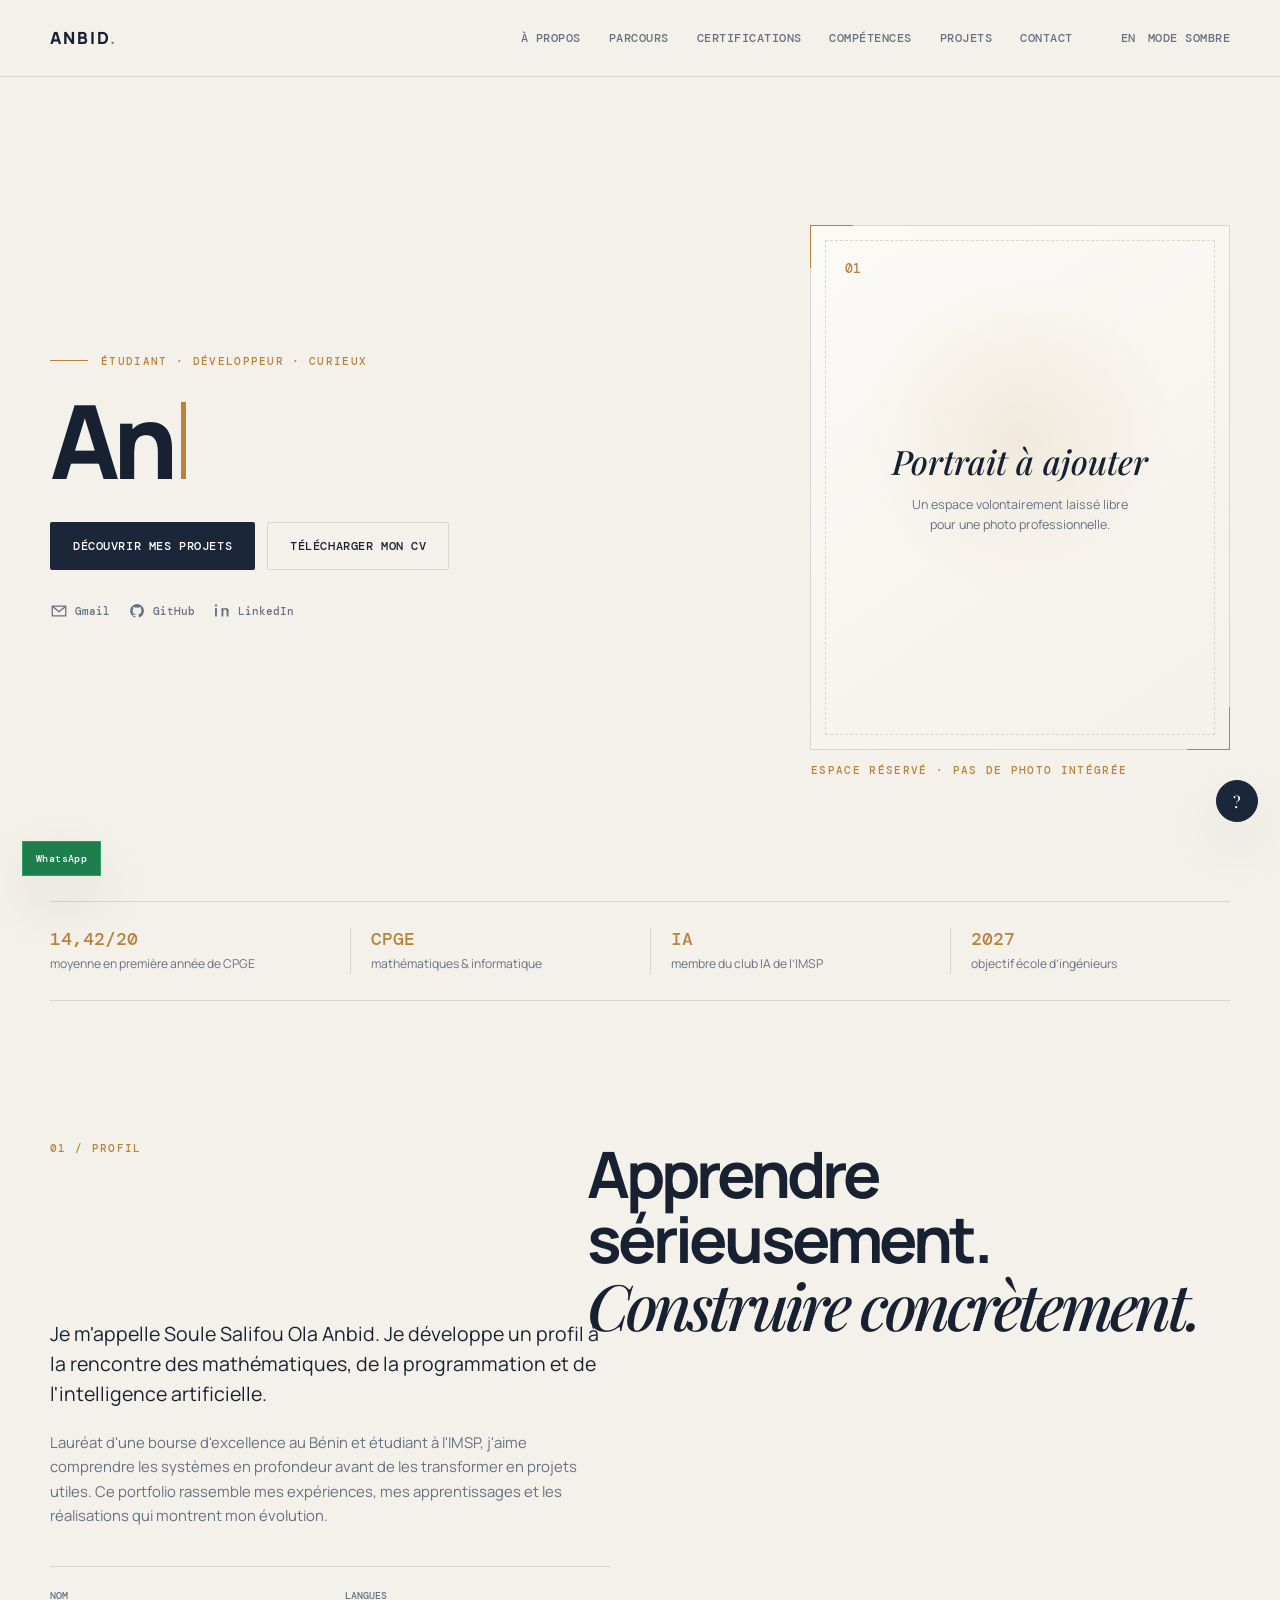
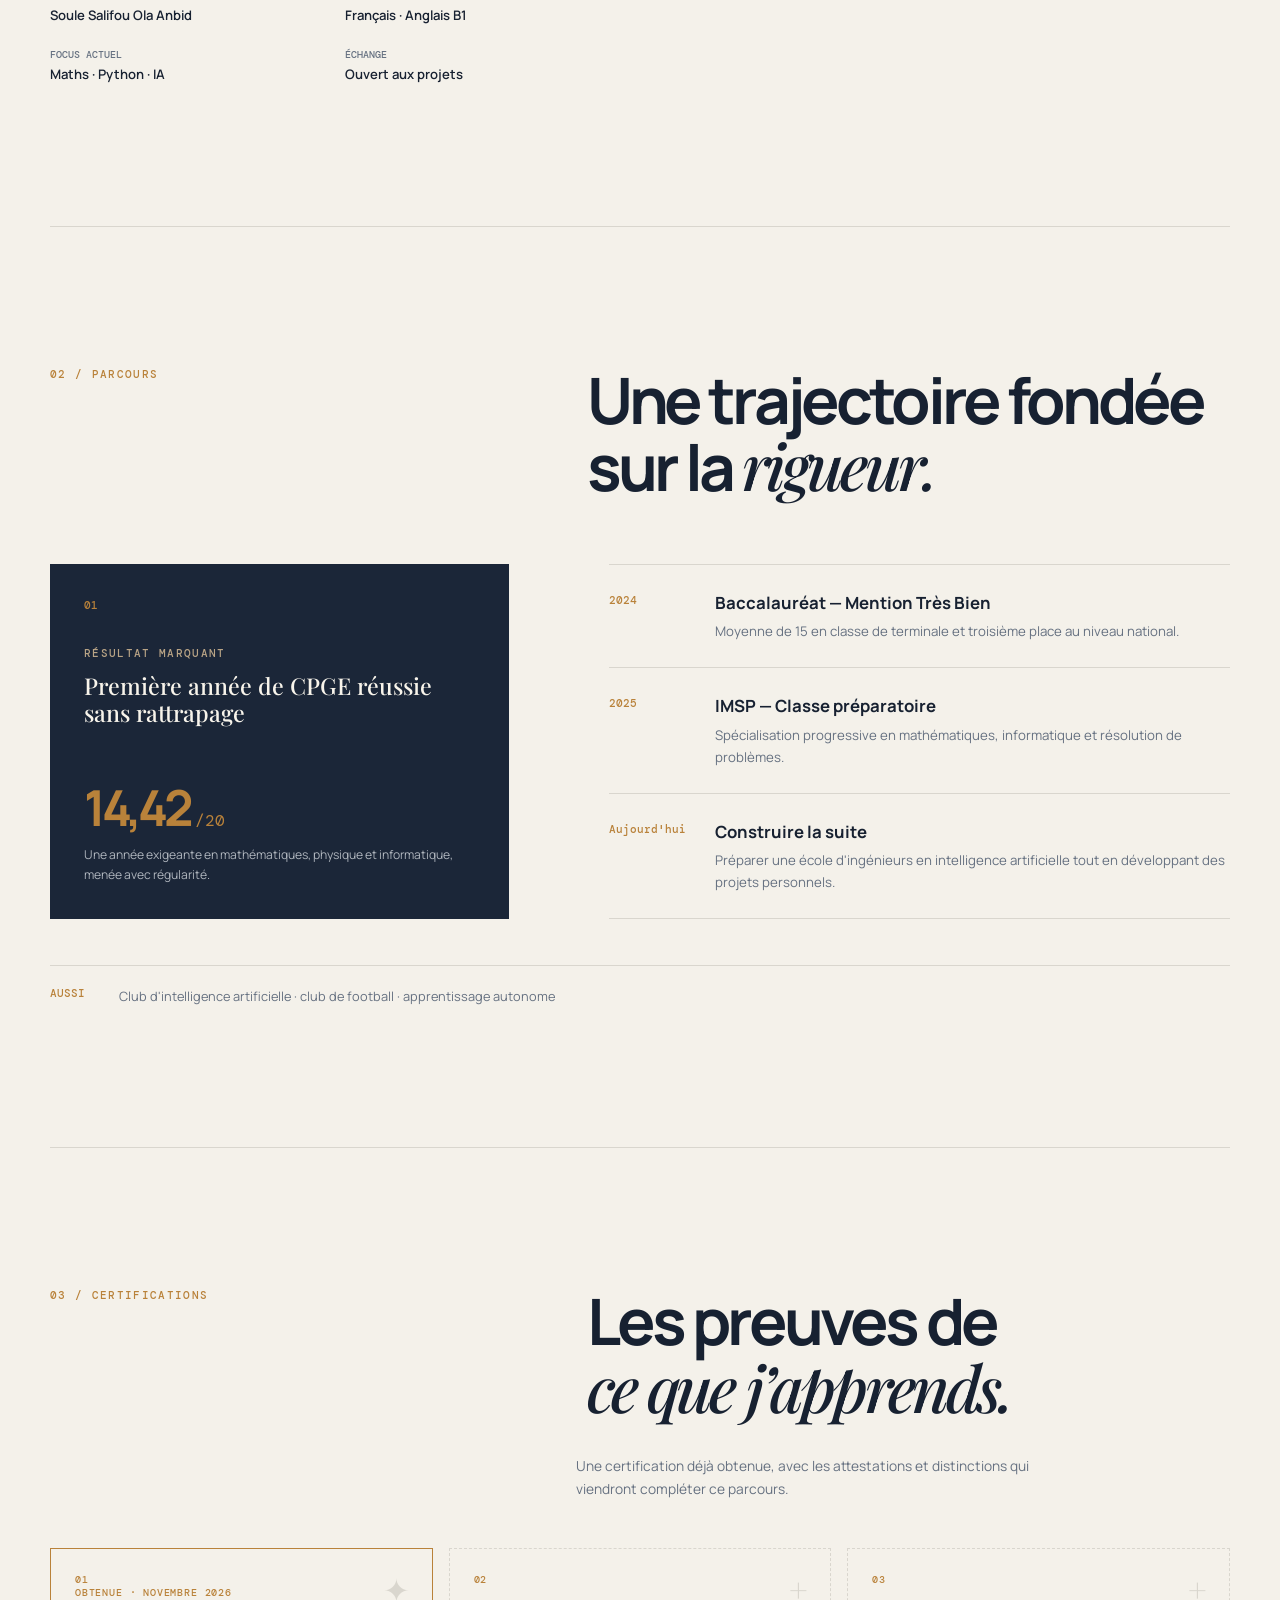
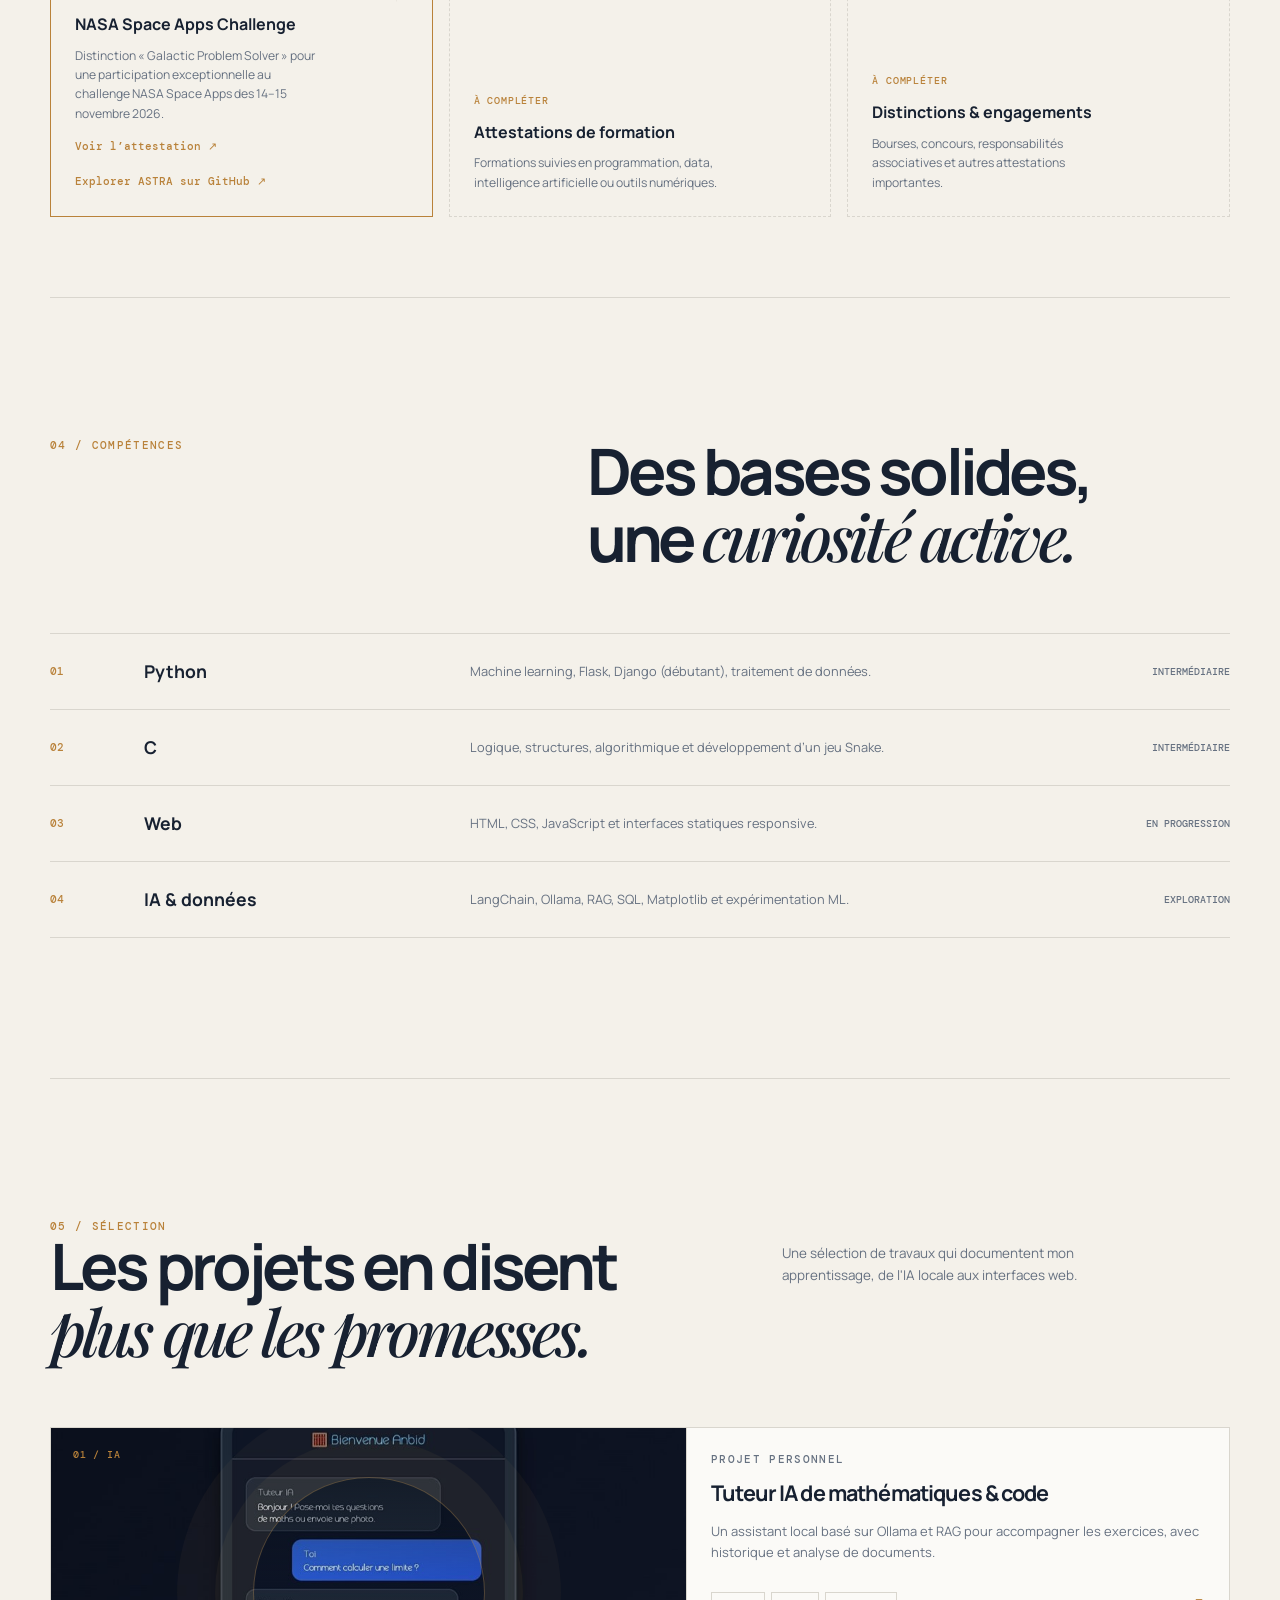
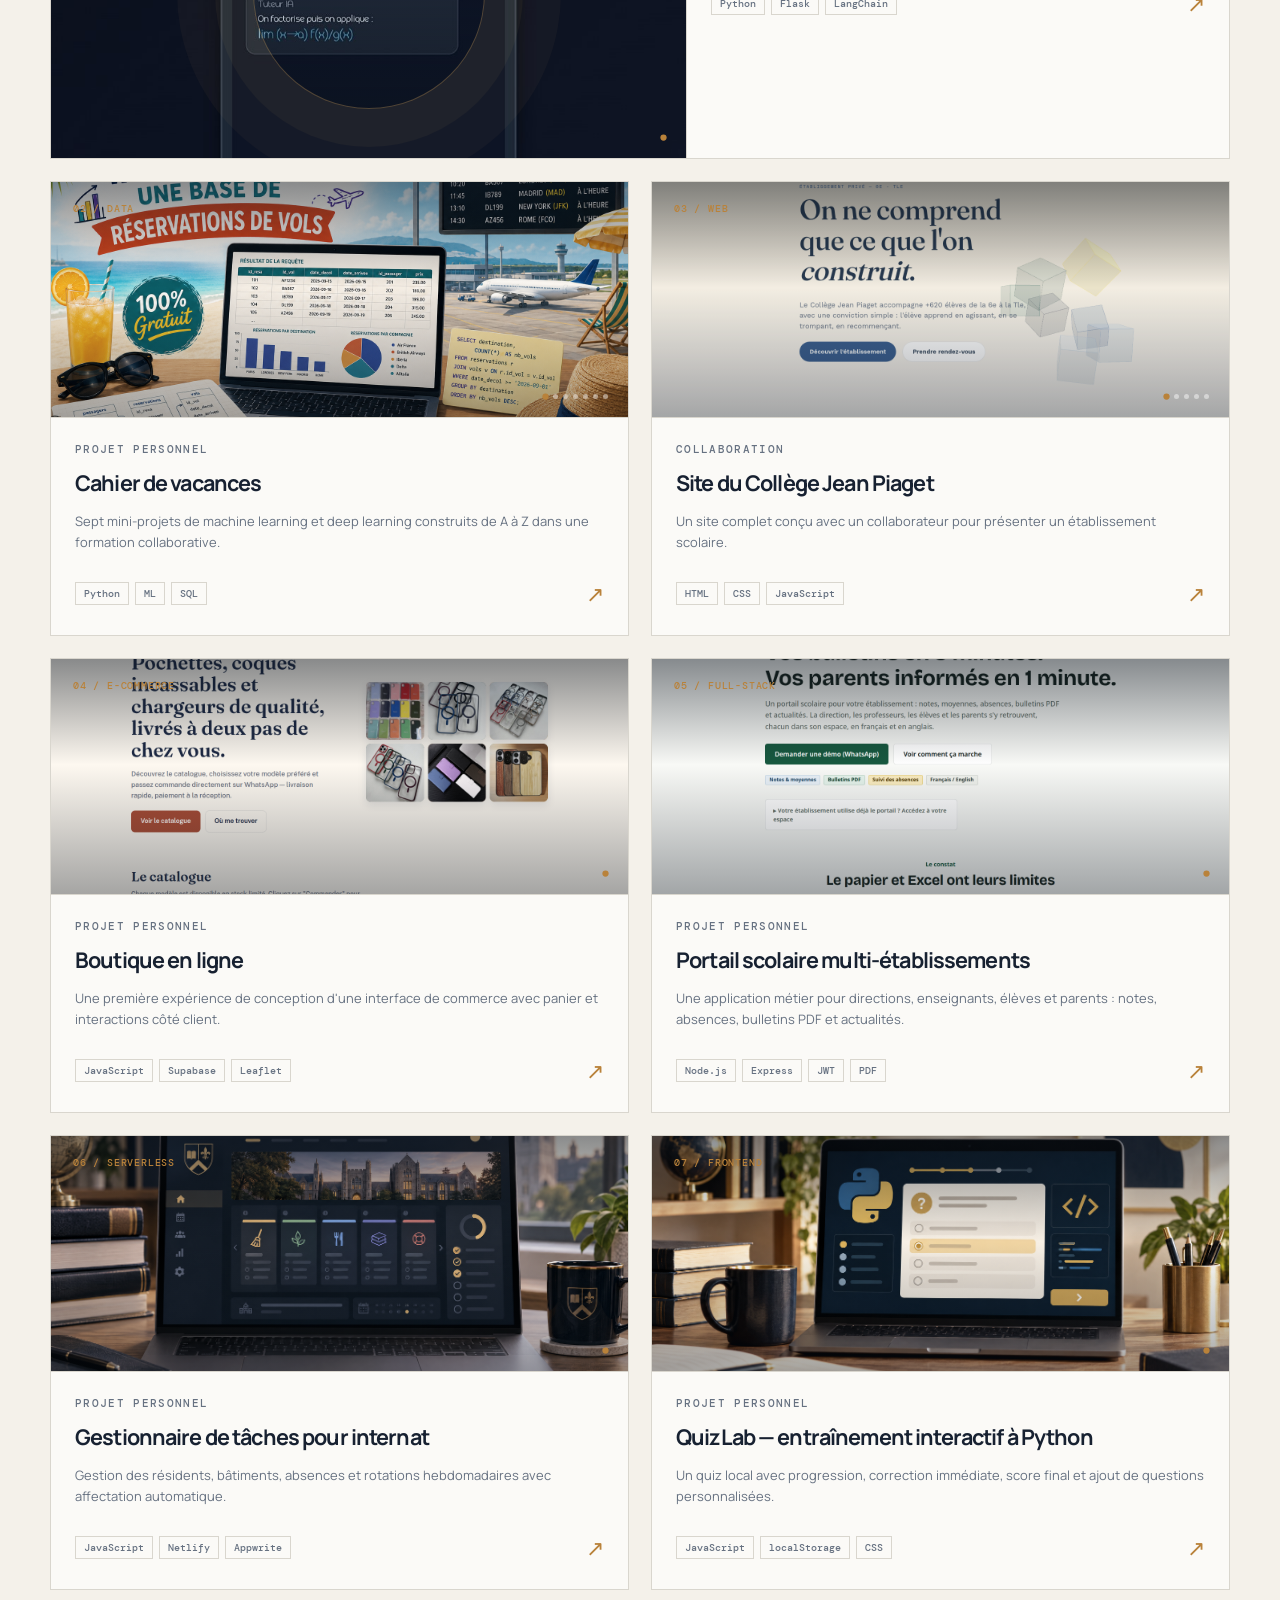
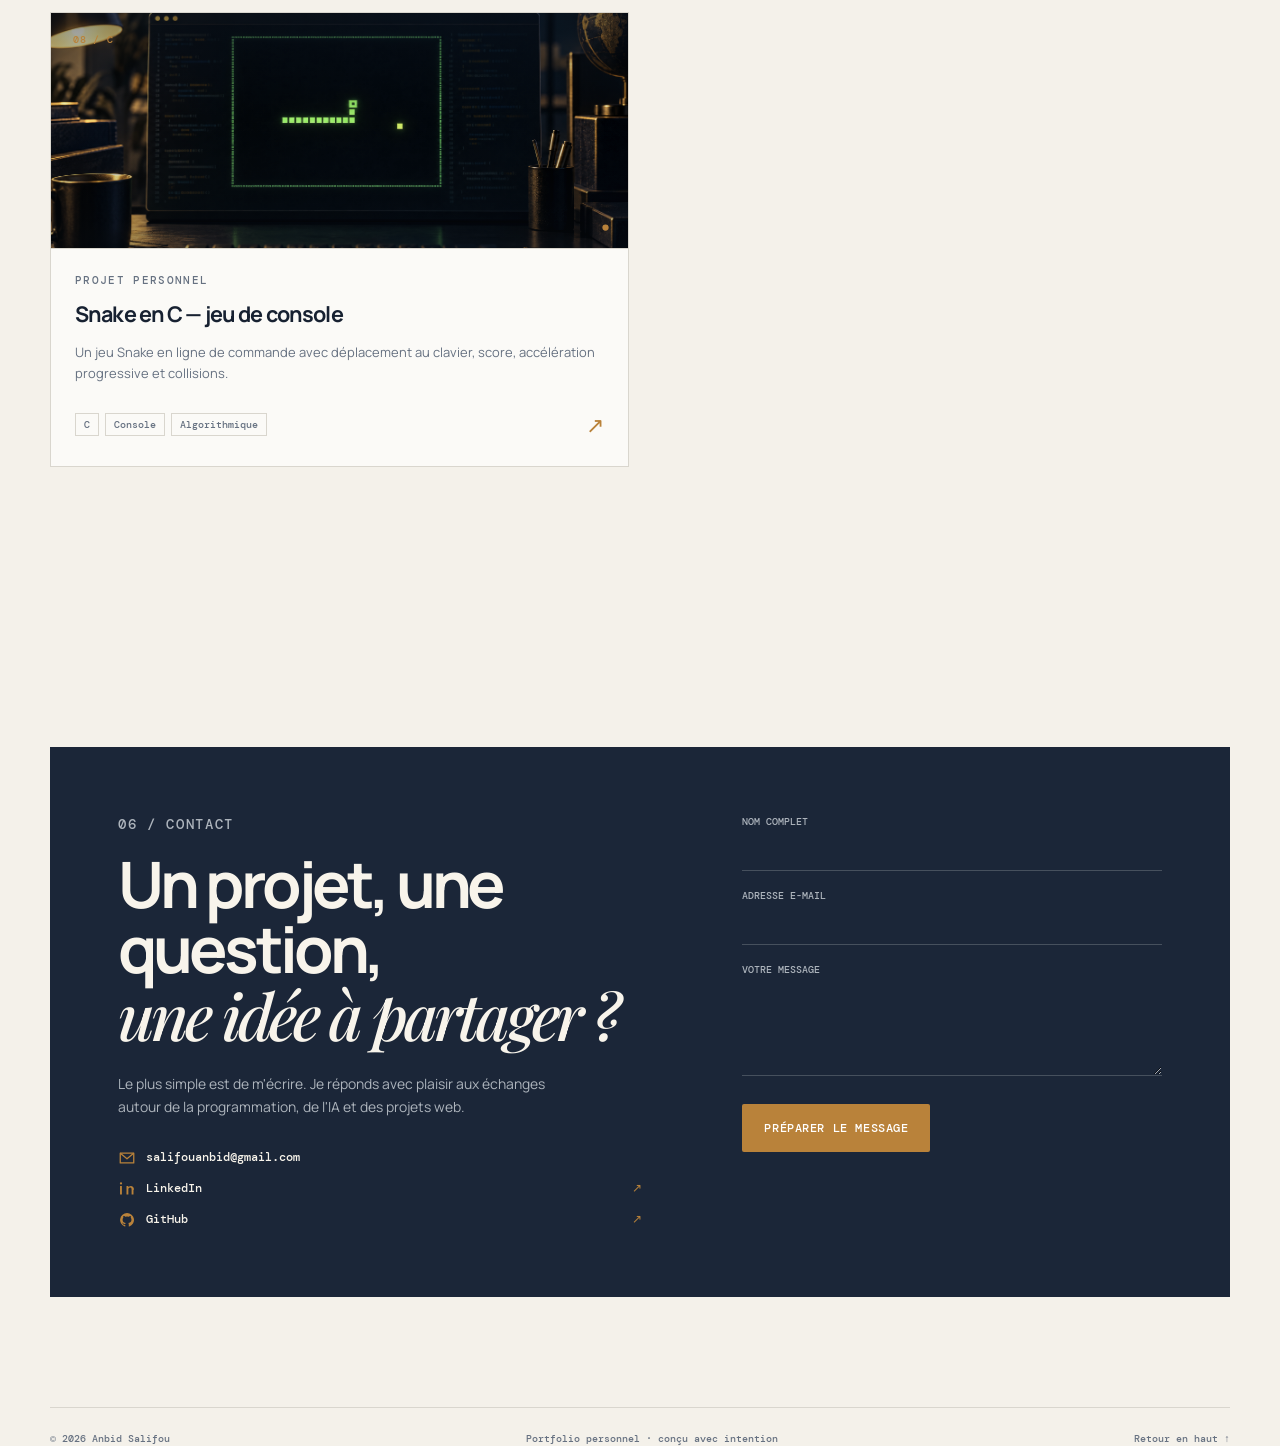
<file: index.html>
<!DOCTYPE html>
<html lang="fr">
<head>
    <meta charset="UTF-8">
    <meta name="viewport" content="width=device-width, initial-scale=1.0">
    <meta name="description" content="Portfolio d'Anbid Salifou : mathématiques, informatique, IA et projets web.">
    <meta name="theme-color" content="#f4f1ea">
    <title>Anbid Salifou — Portfolio</title>
    <link rel="icon" href="data:image/svg+xml,%3Csvg xmlns='http://www.w3.org/2000/svg' viewBox='0 0 64 64'%3E%3Crect width='64' height='64' rx='14' fill='%231b2638'/%3E%3Ctext x='32' y='43' font-family='Arial,sans-serif' font-size='30' font-weight='700' text-anchor='middle' fill='%23d6a85f'%3EAS%3C/text%3E%3C/svg%3E">
    <link rel="stylesheet" href="style.css">
</head>
<body>
    <header class="site-header">
        <nav class="nav-shell" aria-label="Navigation principale">
            <a class="wordmark" href="#home" aria-label="Anbid Salifou — accueil">ANBID<span>.</span></a>
            <button class="menu-toggle" id="menu-toggle" aria-label="Ouvrir le menu" aria-expanded="false"><span></span><span></span></button>
            <div class="nav-panel" id="nav-panel">
                <a href="#about" data-i18n="nav_about">À propos</a>
                <a href="#journey" data-i18n="nav_journey">Parcours</a>
                <a href="#credentials" data-i18n="nav_credentials">Certifications</a>
                <a href="#skills" data-i18n="nav_skills">Compétences</a>
                <a href="#projects" data-i18n="nav_projects">Projets</a>
                <a href="#contact" data-i18n="nav_contact">Contact</a>
            </div>
            <div class="nav-tools">
                <button class="text-control" id="lang-toggle" type="button" title="Changer de langue">EN</button>
                <button class="text-control" id="theme-toggle" type="button" data-i18n="theme_light">Mode clair</button>
            </div>
        </nav>
    </header>

    <main>
        <section class="hero" id="home">
            <div class="hero-copy">
                <p class="eyebrow"><span class="eyebrow-line"></span><span data-i18n="hero_eyebrow">Étudiant · développeur · curieux</span></p>
                <h1><span id="typewriter-title">Anbid Salifou</span><span class="type-cursor" aria-hidden="true"></span></h1>
                <p class="hero-lede" id="typewriter-text">Étudiant en classe préparatoire à l'IMSP, je construis des projets en C, Python, web et je suis passionné d'intelligence artificielle.</p>
                <div class="hero-actions">
                    <a class="button button-dark" href="#projects" data-i18n="hero_projects">Découvrir mes projets</a>
                    <a class="button button-outline" href="CV%26certifications/Cv2-1.pdf" download data-i18n="hero_cv">Télécharger mon CV</a>
                </div>
                <div class="hero-meta social-links" aria-label="Liens de contact et réseaux sociaux">
                    <a class="social-link" href="mailto:salifouanbid@gmail.com" aria-label="Envoyer un e-mail à Anbid"><span class="social-icon icon-mail" aria-hidden="true"><svg viewBox="0 0 24 24"><path d="M3 5.5h18v13H3z"/><path d="m3.5 6 8.5 7 8.5-7"/></svg></span><span>Gmail</span></a>
                    <a class="social-link" href="https://github.com/salifouanbid" target="_blank" rel="noopener" aria-label="GitHub d’Anbid"><span class="social-icon icon-github" aria-hidden="true"><svg viewBox="0 0 24 24"><path d="M12 2.8a9.2 9.2 0 0 0-2.9 17.93c.46.08.63-.2.63-.44v-1.7c-2.57.56-3.11-1.09-3.11-1.09-.42-1.08-1.03-1.37-1.03-1.37-.84-.58.06-.57.06-.57.93.07 1.42.96 1.42.96.83 1.42 2.18 1.01 2.71.77.08-.6.32-1.01.59-1.24-2.05-.23-4.2-1.02-4.2-4.55 0-1.01.36-1.83.96-2.48-.1-.23-.42-1.17.09-2.44 0 0 .78-.25 2.53.95a8.74 8.74 0 0 1 4.61 0c1.75-1.2 2.53-.95 2.53-.95.51 1.27.19 2.21.09 2.44.6.65.96 1.47.96 2.48 0 3.54-2.16 4.32-4.21 4.55.33.29.63.85.63 1.72v2.52c0 .24.17.52.64.44A9.2 9.2 0 0 0 12 2.8Z"/></svg></span><span>GitHub</span></a>
                    <a class="social-link" href="https://www.linkedin.com/in/anbid-salifou-656780379/" target="_blank" rel="noopener" aria-label="LinkedIn d’Anbid"><span class="social-icon icon-linkedin" aria-hidden="true"><svg viewBox="0 0 24 24"><path d="M5.2 8.1H2.7v11.2h2.5V8.1ZM4 3.1a1.5 1.5 0 1 0 0 3 1.5 1.5 0 0 0 0-3ZM21.3 12.9c0-3.37-1.8-4.94-4.2-4.94-1.94 0-2.8 1.07-3.28 1.82V8.1h-2.5v11.2h2.5v-6.15c0-1.62.3-3.19 2.31-3.19 1.98 0 2.01 1.85 2.01 3.3v6.04h2.5v-6.4Z"/></svg></span><span>LinkedIn</span></a>
                </div>
            </div>
            <div class="portrait-slot" aria-label="Emplacement réservé pour une future photo">
                <div class="portrait-inner">
                    <span class="portrait-number">01</span>
                    <span class="portrait-label" data-i18n="portrait_placeholder">Portrait à ajouter</span>
                    <span class="portrait-note" data-i18n="portrait_note">Un espace volontairement laissé libre pour une photo professionnelle.</span>
                </div>
                <span class="portrait-caption" data-i18n="portrait_caption">Espace réservé · pas de photo intégrée</span>
            </div>
        </section>

        <section class="proof-bar" aria-label="Points forts">
            <div><strong>14,42/20</strong><span data-i18n="proof_average">moyenne en première année de CPGE</span></div>
            <div><strong>CPGE</strong><span data-i18n="proof_studies">mathématiques & informatique</span></div>
            <div><strong>IA</strong><span data-i18n="proof_club">membre du club IA de l'IMSP</span></div>
            <div><strong>2027</strong><span data-i18n="proof_goal">objectif école d'ingénieurs</span></div>
        </section>

        <section class="section about-section" id="about">
            <div class="section-intro"><p class="section-kicker">01 / <span data-i18n="about_kicker">Profil</span></p><h2 data-i18n="about_title">Apprendre sérieusement.<br><em>Construire concrètement.</em></h2></div>
            <div class="about-content">
                <p class="lead" data-i18n="about_lead">Je m'appelle Soule Salifou Ola Anbid. Je développe un profil à la rencontre des mathématiques, de la programmation et de l'intelligence artificielle.</p>
                <p data-i18n="about_text">Lauréat d'une bourse d'excellence au Bénin et étudiant à l'IMSP, j'aime comprendre les systèmes en profondeur avant de les transformer en projets utiles. Ce portfolio rassemble mes expériences, mes apprentissages et les réalisations qui montrent mon évolution.</p>
                <div class="about-details">
                    <div><span data-i18n="detail_name_label">Nom</span><strong>Soule Salifou Ola Anbid</strong></div>
                    <div><span data-i18n="detail_languages_label">Langues</span><strong data-i18n="detail_languages">Français · Anglais B1</strong></div>
                    <div><span data-i18n="detail_focus_label">Focus actuel</span><strong data-i18n="detail_focus">Maths · C · Python · IA</strong></div>
                    <div><span data-i18n="detail_availability_label">Échange</span><strong data-i18n="detail_availability">Ouvert aux projets</strong></div>
                </div>
            </div>
        </section>

        <section class="section journey-section" id="journey">
            <div class="section-heading"><p class="section-kicker">02 / <span data-i18n="journey_kicker">Parcours</span></p><h2 data-i18n="journey_title">Une trajectoire fondée<br>sur la <em>rigueur.</em></h2></div>
            <div class="journey-layout">
                <div class="achievement-card"><span class="card-index">01</span><p class="card-label" data-i18n="achievement_label">Résultat marquant</p><h3 data-i18n="achievement_title">Première année de CPGE réussie sans rattrapage</h3><strong>14,42<span>/20</span></strong><p data-i18n="achievement_text">Une année exigeante en mathématiques, physique et informatique, menée avec régularité.</p></div>
                <div class="timeline">
                    <article><span>2024</span><div><h3 data-i18n="timeline_bac_title">Baccalauréat — Mention Très Bien</h3><p data-i18n="timeline_bac_text">Moyenne de 15 en classe de terminale et troisième place au niveau national.</p></div></article>
                    <article><span>2025</span><div><h3 data-i18n="timeline_cpge_title">IMSP — Classe préparatoire</h3><p data-i18n="timeline_cpge_text">Spécialisation progressive en mathématiques, informatique et résolution de problèmes.</p></div></article>
                    <article><span data-i18n="timeline_now_date">Aujourd'hui</span><div><h3 data-i18n="timeline_now_title">Construire la suite</h3><p data-i18n="timeline_now_text">Préparer une école d'ingénieurs en intelligence artificielle tout en développant des projets personnels.</p></div></article>
                </div>
            </div>
            <div class="engagements"><span data-i18n="engagements_label">Aussi</span><p data-i18n="engagements_text">Club d'intelligence artificielle · club de football · apprentissage autonome</p></div>
        </section>

        <section class="section credentials-section" id="credentials">
            <div class="section-heading"><p class="section-kicker">03 / <span data-i18n="credentials_kicker">Certifications</span></p><h2 data-i18n="credentials_title">Les preuves de<br><em>ce que j'apprends.</em></h2></div>
            <p class="credentials-intro" data-i18n="credentials_intro">Une certification déjà obtenue, avec les attestations et distinctions qui viendront compléter ce parcours.</p>
            <div class="credentials-grid">
                <article class="credential-card credential-card-active"><span class="credential-index">01</span><div><p class="credential-status" data-i18n="credential_nasa_status">Obtenue · novembre 2026</p><h3 data-i18n="credential_nasa_title">NASA Space Apps Challenge</h3><p data-i18n="credential_nasa_text">Distinction « Galactic Problem Solver » pour une participation exceptionnelle au challenge NASA Space Apps des 14–15 novembre 2026.</p><a class="credential-link" href="CV%26certifications/NASA%20Space%20Apps%20Challenge.pdf" target="_blank" rel="noopener" data-i18n="credential_nasa_link">Voir l’attestation ↗</a><a class="credential-link credential-link-secondary" href="https://github.com/salifouanbid/nasa-space-challenge-2026" target="_blank" rel="noopener" data-i18n="credential_nasa_project">Explorer ASTRA sur GitHub ↗</a></div><span class="credential-mark">✦</span></article>
                <article class="credential-card"><span class="credential-index">02</span><div><p class="credential-status" data-i18n="credential_to_add">À compléter</p><h3 data-i18n="credential_training_title">Attestations de formation</h3><p data-i18n="credential_training_text">Formations suivies en programmation, data, intelligence artificielle ou outils numériques.</p></div><span class="credential-mark">+</span></article>
                <article class="credential-card"><span class="credential-index">03</span><div><p class="credential-status" data-i18n="credential_to_add">À compléter</p><h3 data-i18n="credential_awards_title">Distinctions & engagements</h3><p data-i18n="credential_awards_text">Bourses, concours, responsabilités associatives et autres attestations importantes.</p></div><span class="credential-mark">+</span></article>
            </div>
        </section>

        <section class="section skills-section" id="skills">
            <div class="section-heading"><p class="section-kicker">04 / <span data-i18n="skills_kicker">Compétences</span></p><h2 data-i18n="skills_title">Des bases solides,<br>une <em>curiosité active.</em></h2></div>
            <div class="skills-list">
                <article class="skill-row"><span class="skill-number">01</span><h3>Python</h3><p data-i18n="skill_python">Machine learning, Flask, Django (débutant), traitement de données.</p><span class="skill-level" data-i18n="level_intermediate">Intermédiaire</span></article>
                <article class="skill-row"><span class="skill-number">02</span><h3>C</h3><p data-i18n="skill_c">Logique, structures, algorithmique et développement d'un jeu Snake.</p><span class="skill-level" data-i18n="level_intermediate">Intermédiaire</span></article>
                <article class="skill-row"><span class="skill-number">03</span><h3>Web</h3><p data-i18n="skill_web">HTML, CSS, JavaScript et interfaces statiques responsive.</p><span class="skill-level" data-i18n="level_learning">En progression</span></article>
                <article class="skill-row"><span class="skill-number">04</span><h3>IA & données</h3><p data-i18n="skill_ai">LangChain, Ollama, RAG, SQL, Matplotlib et expérimentation ML.</p><span class="skill-level" data-i18n="level_exploring">Exploration</span></article>
            </div>
        </section>

        <section class="section projects-section" id="projects">
            <div class="section-heading projects-heading"><div><p class="section-kicker">05 / <span data-i18n="projects_kicker">Sélection</span></p><h2 data-i18n="projects_title">Les projets en disent<br><em>plus que les promesses.</em></h2></div><p class="heading-note" data-i18n="projects_note">Une sélection de travaux qui documentent mon apprentissage, de l'IA locale aux interfaces web.</p></div>
            <div class="projects-grid">
                <article class="project-card project-card-featured"><div class="project-visual project-slideshow visual-ai" data-slideshow><div class="project-slides"><img class="project-slide is-active" src="images/tuteur-ia.jpg" alt="Capture du tuteur IA de mathématiques" loading="lazy"></div><div class="slide-dots" aria-hidden="true"></div><span class="project-category">01 / IA</span></div><div class="project-body"><p class="project-type" data-i18n="project_build">Projet personnel</p><h3 data-i18n="project_ai_title">Tuteur IA de mathématiques & code</h3><p data-i18n="project_ai_text">Un assistant local basé sur Ollama et RAG pour accompagner les exercices, avec historique et analyse de documents.</p><div class="project-footer"><div class="tags"><span>Python</span><span>Flask</span><span>LangChain</span></div><a href="https://github.com/salifouanbid/Math-agent" target="_blank" rel="noopener" aria-label="Math-agent sur GitHub">↗</a></div></div></article>
                <article class="project-card"><div class="project-visual project-slideshow visual-notebook" data-slideshow><div class="project-slides"><img class="project-slide is-active" src="images/image.png" alt="Projet data : interrogations de réservations de vols" loading="lazy"><img class="project-slide" src="images/image-1.png" alt="Projet data : Coupe du monde 2026" loading="lazy"><img class="project-slide" src="images/image-2.png" alt="Projet data : Tour de France 2027" loading="lazy"><img class="project-slide" src="images/image-3.png" alt="Projet data : RAG immobilier" loading="lazy"><img class="project-slide" src="images/image-4.png" alt="Projet data : classification de poissons exotiques" loading="lazy"><img class="project-slide" src="images/image-5.png" alt="Projet data : agent de voyage" loading="lazy"><img class="project-slide" src="images/imae_6.png" alt="Projet data : prédire la consommation de glace" loading="lazy"></div><div class="slide-dots" aria-hidden="true"></div><span class="project-category">02 / DATA</span></div><div class="project-body"><p class="project-type" data-i18n="project_build">Projet personnel</p><h3 data-i18n="project_ml_title">Cahier de vacances</h3><p data-i18n="project_ml_text">Sept mini-projets de machine learning et deep learning construits de A à Z dans une formation collaborative.</p><div class="project-footer"><div class="tags"><span>Python</span><span>ML</span><span>SQL</span></div><a href="https://github.com/salifouanbid/Cahier-Vacances-2026" target="_blank" rel="noopener" aria-label="Cahier de vacances sur GitHub">↗</a></div></div></article>
                <article class="project-card"><div class="project-visual project-slideshow visual-school" data-slideshow><div class="project-slides"><img class="project-slide is-active" src="images/generated-site-captures/school.png" alt="Capture du site du Collège Jean Piaget" loading="lazy"><img class="project-slide" src="images/jp-im-1.jpg" alt="Accueil du site Jean Piaget" loading="lazy"><img class="project-slide" src="images/jp-im-2.jpg" alt="Tableau de bord administrateur Jean Piaget" loading="lazy"><img class="project-slide" src="images/jp-im-3.jpg" alt="Justificatifs d’absences Jean Piaget" loading="lazy"><img class="project-slide" src="images/jp-im-4.jpg" alt="Gestion des comptes Jean Piaget" loading="lazy"></div><div class="slide-dots" aria-hidden="true"></div><span class="project-category">03 / WEB</span></div><div class="project-body"><p class="project-type" data-i18n="project_collab">Collaboration</p><h3 data-i18n="project_school_title">Site du Collège Jean Piaget</h3><p data-i18n="project_school_text">Un site complet conçu avec un collaborateur pour présenter un établissement scolaire.</p><div class="project-footer"><div class="tags"><span>HTML</span><span>CSS</span><span>JavaScript</span></div><a href="https://github.com/salifouanbid/Site-JeanPiaget" target="_blank" rel="noopener" aria-label="Site Jean Piaget sur GitHub">↗</a></div></div></article>
                <article class="project-card"><div class="project-visual project-slideshow visual-shop" data-slideshow><div class="project-slides"><img class="project-slide is-active" src="images/generated-site-captures/shop.png" alt="Capture de la boutique en ligne" loading="lazy"></div><div class="slide-dots" aria-hidden="true"></div><span class="project-category">04 / E-COMMERCE</span></div><div class="project-body"><p class="project-type" data-i18n="project_build">Projet personnel</p><h3 data-i18n="project_shop_title">Boutique en ligne</h3><p data-i18n="project_shop_text">Une interface de commerce avec catalogue, commandes WhatsApp et suivi de livraison.</p><div class="project-footer"><div class="tags"><span>JavaScript</span><span>Supabase</span><span>Leaflet</span></div><a href="https://github.com/salifouanbid/Boutique_de_ventes_en_ligne" target="_blank" rel="noopener" aria-label="Boutique en ligne sur GitHub">↗</a></div></div></article>
                <article class="project-card"><div class="project-visual project-slideshow visual-portal" data-slideshow><div class="project-slides"><img class="project-slide is-active" src="images/generated-site-captures/portal.png" alt="Capture du portail scolaire multi-établissements" loading="lazy"></div><div class="slide-dots" aria-hidden="true"></div><span class="project-category">05 / FULL-STACK</span></div><div class="project-body"><p class="project-type" data-i18n="project_build">Projet personnel</p><h3 data-i18n="project_portal_title">Portail scolaire multi-établissements</h3><p data-i18n="project_portal_text">Une application métier pour directions, enseignants, élèves et parents : notes, absences, bulletins PDF et actualités.</p><div class="project-footer"><div class="tags"><span>Node.js</span><span>Express</span><span>JWT</span><span>PDF</span></div><a href="https://github.com/salifouanbid/Portail_Scolaire" target="_blank" rel="noopener" aria-label="Portail scolaire sur GitHub">↗</a></div></div></article>
                <article class="project-card"><div class="project-visual project-slideshow visual-tasks" data-slideshow><div class="project-slides"><img class="project-slide is-active" src="images/generated-projects/internat-tasks.jpg" alt="Visuel du gestionnaire de tâches pour internat" loading="lazy"></div><div class="slide-dots" aria-hidden="true"></div><span class="project-category">06 / SERVERLESS</span></div><div class="project-body"><p class="project-type" data-i18n="project_build">Projet personnel</p><h3 data-i18n="project_tasks_title">Gestionnaire de tâches pour internat</h3><p data-i18n="project_tasks_text">Gestion des résidents, bâtiments, absences et rotations hebdomadaires avec affectation automatique.</p><div class="project-footer"><div class="tags"><span>JavaScript</span><span>Netlify</span><span>Appwrite</span></div><a href="https://github.com/salifouanbid/App-gestion" target="_blank" rel="noopener" aria-label="Application de gestion sur GitHub">↗</a></div></div></article>
                <article class="project-card"><div class="project-visual project-slideshow visual-quiz" data-slideshow><div class="project-slides"><img class="project-slide is-active" src="images/generated-projects/python-quiz.jpg" alt="Visuel du QuizLab Python" loading="lazy"></div><div class="slide-dots" aria-hidden="true"></div><span class="project-category">07 / FRONTEND</span></div><div class="project-body"><p class="project-type" data-i18n="project_build">Projet personnel</p><h3 data-i18n="project_quiz_title">QuizLab — entraînement interactif à Python</h3><p data-i18n="project_quiz_text">Un quiz local avec progression, correction immédiate, score final et ajout de questions personnalisées.</p><div class="project-footer"><div class="tags"><span>JavaScript</span><span>localStorage</span><span>CSS</span></div><a href="https://github.com/salifouanbid/Quizz" target="_blank" rel="noopener" aria-label="QuizLab sur GitHub">↗</a></div></div></article>
                <article class="project-card"><div class="project-visual project-slideshow visual-snake" data-slideshow><div class="project-slides"><img class="project-slide is-active" src="images/generated-projects/snake-c.jpg" alt="Visuel du jeu Snake développé en C" loading="lazy"></div><div class="slide-dots" aria-hidden="true"></div><span class="project-category">08 / C</span></div><div class="project-body"><p class="project-type" data-i18n="project_build">Projet personnel</p><h3 data-i18n="project_snake_title">Snake en C — jeu de console</h3><p data-i18n="project_snake_text">Un jeu Snake en ligne de commande avec déplacement au clavier, score, accélération progressive et collisions.</p><div class="project-footer"><div class="tags"><span>C</span><span>Console</span><span>Algorithmique</span></div><a href="https://github.com/salifouanbid/snakegame" target="_blank" rel="noopener" aria-label="Snake en C sur GitHub">↗</a></div></div></article>
            </div>
        </section>

        <section class="section contact-section" id="contact">
            <div class="contact-panel"><div class="contact-copy"><p class="section-kicker">06 / <span data-i18n="contact_kicker">Contact</span></p><h2 data-i18n="contact_title">Un projet, une question,<br><em>une idée à partager ?</em></h2><p data-i18n="contact_text">Le plus simple est de m'écrire. Je réponds avec plaisir aux échanges autour de la programmation, de l'IA et des projets web.</p><div class="contact-links"><a href="mailto:salifouanbid@gmail.com"><span class="social-icon icon-mail" aria-hidden="true"><svg viewBox="0 0 24 24"><path d="M3 5.5h18v13H3z"/><path d="m3.5 6 8.5 7 8.5-7"/></svg></span><span>salifouanbid@gmail.com</span></a><a href="https://www.linkedin.com/in/anbid-salifou-656780379/" target="_blank" rel="noopener"><span class="social-icon icon-linkedin" aria-hidden="true"><svg viewBox="0 0 24 24"><path d="M5.2 8.1H2.7v11.2h2.5V8.1ZM4 3.1a1.5 1.5 0 1 0 0 3 1.5 1.5 0 0 0 0-3ZM21.3 12.9c0-3.37-1.8-4.94-4.2-4.94-1.94 0-2.8 1.07-3.28 1.82V8.1h-2.5v11.2h2.5v-6.15c0-1.62.3-3.19 2.31-3.19 1.98 0 2.01 1.85 2.01 3.3v6.04h2.5v-6.4Z"/></svg></span><span>LinkedIn</span><span class="contact-arrow">↗</span></a><a href="https://github.com/salifouanbid" target="_blank" rel="noopener"><span class="social-icon icon-github" aria-hidden="true"><svg viewBox="0 0 24 24"><path d="M12 2.8a9.2 9.2 0 0 0-2.9 17.93c.46.08.63-.2.63-.44v-1.7c-2.57.56-3.11-1.09-3.11-1.09-.42-1.08-1.03-1.37-1.03-1.37-.84-.58.06-.57.06-.57.93.07 1.42.96 1.42.96.83 1.42 2.18 1.01 2.71.77.08-.6.32-1.01.59-1.24-2.05-.23-4.2-1.02-4.2-4.55 0-1.01.36-1.83.96-2.48-.1-.23-.42-1.17.09-2.44 0 0 .78-.25 2.53.95a8.74 8.74 0 0 1 4.61 0c1.75-1.2 2.53-.95 2.53-.95.51 1.27.19 2.21.09 2.44.6.65.96 1.47.96 2.48 0 3.54-2.16 4.32-4.21 4.55.33.29.63.85.63 1.72v2.52c0 .24.17.52.64.44A9.2 9.2 0 0 0 12 2.8Z"/></svg></span><span>GitHub</span><span class="contact-arrow">↗</span></a></div></div><form class="contact-form" id="contactForm"><label><span data-i18n="form_name">Nom complet</span><input type="text" name="name" required></label><label><span data-i18n="form_email">Adresse e-mail</span><input type="email" name="email" required></label><label><span data-i18n="form_message">Votre message</span><textarea name="message" rows="4" required></textarea></label><button class="button button-light" type="submit" data-i18n="form_send">Préparer le message</button><p class="form-status" id="formStatus" role="status" aria-live="polite"></p></form></div>
        </section>
    </main>

    <footer class="site-footer"><span>© 2026 Anbid Salifou</span><span data-i18n="footer_note">Portfolio personnel · conçu avec intention</span><a href="#home" data-i18n="footer_top">Retour en haut ↑</a></footer>

    <button class="back-to-top" id="back-to-top" aria-label="Retour en haut">↑</button>
    <button class="assistant-toggle" id="assistant-toggle" aria-label="Ouvrir l'assistant FAQ">?</button>
    <aside class="assistant" id="assistant" aria-label="Assistant FAQ"><div class="assistant-header"><strong data-i18n="assistant_title">À propos d'Anbid</strong><button id="assistant-close" aria-label="Fermer">×</button></div><div class="assistant-messages" id="assistant-messages"><p class="assistant-msg bot" data-i18n="assistant_welcome">Je peux répondre rapidement sur le parcours, les compétences, les projets ou le contact.</p></div><div class="assistant-suggestions" id="assistant-suggestions"></div><div class="assistant-input"><input id="assistant-input" type="text" data-i18n-placeholder="assistant_placeholder" placeholder="Posez une question…"><button id="assistant-send" aria-label="Envoyer">↗</button></div></aside>
    <script src="script.js?v=cff9b63"></script>
</body>
</html>
</file>
<file: style.css>
@import url('https://fonts.googleapis.com/css2?family=DM+Mono:wght@400;500&family=Manrope:wght@400;500;600;700;800&family=Playfair+Display:ital,wght@0,500;0,600;1,500;1,600&display=swap');

:root { --ink:#172131; --muted:#667181; --paper:#f4f1ea; --surface:#fbfaf7; --line:#d9d6ce; --gold:#b9823a; --gold-soft:#eadbc5; --night:#1b2638; --white:#fffdf8; --shadow:0 24px 60px rgba(29,37,50,.09); --serif:'Playfair Display',Georgia,serif; --sans:'Manrope',Arial,sans-serif; --mono:'DM Mono',monospace; }
body.dark { --ink:#f3f0e8; --muted:#aab2be; --paper:#131a24; --surface:#1a2330; --line:#303b4b; --gold:#d6a85f; --gold-soft:#3e3427; --night:#0e141d; --white:#f8f5ee; --shadow:0 24px 60px rgba(0,0,0,.22); }
* { box-sizing:border-box; margin:0; padding:0; }
html { scroll-behavior:smooth; }
body { background:var(--paper); color:var(--ink); font-family:var(--sans); line-height:1.65; overflow-x:hidden; transition:background .25s,color .25s; }
a { color:inherit; }
.site-header { position:sticky; top:0; z-index:20; background:color-mix(in srgb,var(--paper) 88%,transparent); backdrop-filter:blur(14px); border-bottom:1px solid var(--line); }
.nav-shell { width:min(1180px,calc(100% - 48px)); min-height:76px; margin:auto; display:flex; align-items:center; gap:38px; }
.wordmark { font-weight:800; letter-spacing:.12em; text-decoration:none; font-size:1.05rem; }
.wordmark span { color:var(--gold); }
.nav-panel { display:flex; gap:28px; margin-left:auto; }
.nav-panel a,.nav-tools button { font:500 .76rem var(--mono); text-decoration:none; color:var(--muted); text-transform:uppercase; letter-spacing:.04em; }
.nav-panel a:hover,.nav-tools button:hover,.site-footer a:hover { color:var(--gold); }
.nav-tools { display:flex; gap:12px; align-items:center; margin-left:10px; }
.text-control { border:0; background:none; cursor:pointer; color:var(--muted); padding:8px 0; }
.menu-toggle { display:none; margin-left:auto; background:none; border:0; width:28px; height:28px; cursor:pointer; }
.menu-toggle span { display:block; width:22px; height:1px; margin:6px 0; background:var(--ink); transition:.2s; }
.hero { width:min(1180px,calc(100% - 48px)); min-height:calc(100vh - 76px); margin:auto; padding:96px 0 100px; display:grid; grid-template-columns:1.08fr .92fr; gap:88px; align-items:center; }
.eyebrow,.section-kicker,.project-type,.card-label,.portrait-caption { font:500 .69rem var(--mono); color:var(--gold); text-transform:uppercase; letter-spacing:.12em; }
.eyebrow { display:flex; align-items:center; gap:13px; margin-bottom:24px; }
.eyebrow-line { width:38px; height:1px; background:var(--gold); }
h1,h2,h3,p { max-width:100%; }
h1 { font-size:clamp(3.6rem,8vw,7.4rem); letter-spacing:-.07em; line-height:.94; font-weight:800; max-width:760px; }
h1 .type-cursor { display:inline-block; width:5px; height:.75em; background:var(--gold); margin-left:10px; animation:blink 1s step-end infinite; vertical-align:baseline; }
@keyframes blink { 50% { opacity:0; } }
.hero-lede { max-width:560px; color:var(--muted); font-size:1.08rem; margin:34px 0 30px; }
.hero-actions { display:flex; gap:12px; flex-wrap:wrap; }
.button { display:inline-flex; justify-content:center; align-items:center; min-height:48px; padding:0 22px; border:1px solid transparent; border-radius:2px; font:500 .72rem var(--mono); text-transform:uppercase; letter-spacing:.05em; text-decoration:none; cursor:pointer; transition:transform .2s,background .2s,color .2s,border .2s; }
.button:hover { transform:translateY(-2px); }
.button-dark { background:var(--night); color:#fff; }
.button-dark:hover { background:var(--gold); }
.button-outline { border-color:var(--line); color:var(--ink); }
.button-outline:hover { border-color:var(--gold); color:var(--gold); }
.button-light { background:var(--gold); color:#fff; border:0; }
.hero-meta { display:flex; align-items:center; gap:18px; margin-top:32px; color:var(--muted); font:500 .68rem var(--mono); flex-wrap:wrap; }
.hero-meta a { text-decoration:none; }.hero-meta a:hover { color:var(--gold); }.meta-dot { width:4px; height:4px; border-radius:50%; background:var(--gold); }
.social-links { gap:9px 18px; }.social-link { display:inline-flex; align-items:center; gap:7px; color:var(--muted); }.social-icon { display:inline-flex; width:18px; height:18px; align-items:center; justify-content:center; flex:0 0 18px; }.social-icon svg { width:100%; height:100%; fill:none; stroke:currentColor; stroke-width:1.7; stroke-linecap:round; stroke-linejoin:round; }.icon-github svg,.icon-linkedin svg { fill:currentColor; stroke:none; }.social-link:hover .social-icon { color:var(--gold); }.contact-arrow { margin-left:auto; color:var(--gold); }
.portrait-slot { justify-self:end; width:min(100%,420px); aspect-ratio:4/5; border:1px solid var(--line); position:relative; padding:14px; background:linear-gradient(145deg,var(--surface),transparent); }
.portrait-slot::before,.portrait-slot::after { content:''; position:absolute; width:42px; height:42px; border-color:var(--gold); border-style:solid; pointer-events:none; }.portrait-slot::before { top:-1px; left:-1px; border-width:1px 0 0 1px; }.portrait-slot::after { right:-1px; bottom:-1px; border-width:0 1px 1px 0; }
.portrait-inner { height:100%; border:1px dashed var(--line); display:flex; flex-direction:column; align-items:center; justify-content:center; text-align:center; padding:30px; background:radial-gradient(circle at 50% 40%,color-mix(in srgb,var(--gold-soft) 48%,transparent),transparent 44%); }
.portrait-number { position:absolute; top:34px; left:34px; font:500 .8rem var(--mono); color:var(--gold); }.portrait-label { font:500 clamp(1.45rem,3vw,2.1rem) var(--serif); font-style:italic; }.portrait-note { max-width:230px; margin-top:12px; color:var(--muted); font-size:.78rem; line-height:1.6; }.portrait-caption { position:absolute; bottom:-28px; left:0; }
.proof-bar { border-top:1px solid var(--line); border-bottom:1px solid var(--line); display:grid; grid-template-columns:repeat(4,1fr); width:min(1180px,calc(100% - 48px)); margin:auto; padding:26px 0; gap:20px; }.proof-bar div { display:flex; flex-direction:column; gap:4px; padding-left:20px; border-left:1px solid var(--line); }.proof-bar div:first-child { border-left:0; padding-left:0; }.proof-bar strong { font:500 1.1rem var(--mono); color:var(--gold); }.proof-bar span { color:var(--muted); font-size:.76rem; }
.section { width:min(1180px,calc(100% - 48px)); margin:auto; padding:140px 0; }.section-intro,.section-heading { display:grid; grid-template-columns:1fr 1.35fr; gap:60px; align-items:start; }.section h2 { font-size:clamp(2.4rem,5vw,4.9rem); line-height:1.02; letter-spacing:-.06em; font-weight:700; }.section h2 em { font-family:var(--serif); font-weight:500; }.about-content { grid-column:2; margin-top:-20px; max-width:560px; }.about-content .lead { color:var(--ink); font-size:1.22rem; line-height:1.55; margin-bottom:20px; }.about-content>p:not(.lead) { color:var(--muted); font-size:.93rem; }.about-details { display:grid; grid-template-columns:repeat(2,1fr); gap:22px 30px; border-top:1px solid var(--line); margin-top:38px; padding-top:22px; }.about-details div { display:flex; flex-direction:column; gap:3px; }.about-details span { color:var(--muted); font:500 .63rem var(--mono); text-transform:uppercase; }.about-details strong { font-size:.82rem; font-weight:600; }
.journey-section,.projects-section { border-top:1px solid var(--line); }.journey-layout { display:grid; grid-template-columns:.85fr 1.15fr; gap:100px; margin-top:64px; }.achievement-card { background:var(--night); color:#f8f4eb; padding:34px; min-height:310px; position:relative; display:flex; flex-direction:column; }.card-index { color:var(--gold); font:500 .7rem var(--mono); }.card-label { margin-top:34px; color:#b9a486; }.achievement-card h3 { font:500 1.45rem var(--serif); line-height:1.2; margin:12px 0 20px; }.achievement-card>strong { font:700 3.1rem var(--sans); letter-spacing:-.08em; color:var(--gold); line-height:1; margin-top:auto; }.achievement-card>strong span { font:400 1rem var(--mono); letter-spacing:0; margin-left:5px; }.achievement-card>p:last-child { color:#aeb4bc; font-size:.76rem; margin-top:12px; }.timeline { border-top:1px solid var(--line); }.timeline article { display:grid; grid-template-columns:82px 1fr; gap:24px; padding:24px 0; border-bottom:1px solid var(--line); }.timeline article>span { color:var(--gold); font:500 .7rem var(--mono); padding-top:4px; }.timeline h3 { font-size:1.05rem; margin-bottom:5px; }.timeline p { color:var(--muted); font-size:.83rem; }.engagements { display:flex; gap:34px; margin-top:46px; border-top:1px solid var(--line); padding-top:20px; }.engagements>span { color:var(--gold); font:500 .7rem var(--mono); text-transform:uppercase; }.engagements p { color:var(--muted); font-size:.8rem; }
.credentials-section { border-top:1px solid var(--line); padding-bottom:80px; }
.credentials-intro { max-width:460px; margin:34px 0 0 calc(42% + 30px); color:var(--muted); font-size:.86rem; }
.credentials-grid { display:grid; grid-template-columns:repeat(3,1fr); gap:16px; margin-top:48px; }
.credential-card { min-height:220px; padding:24px; border:1px dashed var(--line); display:flex; flex-direction:column; justify-content:space-between; position:relative; transition:border-color .2s,background .2s; }
.credential-card:hover { border-color:var(--gold); background:var(--surface); } .credential-card-active { border-style:solid; border-color:var(--gold); } .credential-link { display:inline-block; margin-top:16px; color:var(--gold); font:500 .68rem var(--mono); text-decoration:none; } .credential-link:hover { text-decoration:underline; }
.credential-index,.credential-status { font:500 .64rem var(--mono); color:var(--gold); text-transform:uppercase; letter-spacing:.08em; }
.credential-card h3 { margin:12px 0 8px; font-size:1rem; }
.credential-card p:not(.credential-status) { color:var(--muted); font-size:.76rem; line-height:1.6; max-width:250px; }
.credential-mark { position:absolute; right:22px; top:18px; color:var(--line); font:400 2rem var(--serif); }
.skills-section { border-top:1px solid var(--line); }.skills-list { margin-top:62px; border-top:1px solid var(--line); }.skill-row { display:grid; grid-template-columns:72px 1fr 2fr 130px; align-items:center; gap:22px; padding:23px 0; border-bottom:1px solid var(--line); }.skill-number { color:var(--gold); font:500 .68rem var(--mono); }.skill-row h3 { font-size:1.1rem; }.skill-row p { color:var(--muted); font-size:.8rem; }.skill-level { justify-self:end; color:var(--muted); font:500 .62rem var(--mono); text-transform:uppercase; }
.projects-heading { grid-template-columns:1.2fr .8fr; }.heading-note { color:var(--muted); max-width:320px; font-size:.84rem; padding-top:23px; }.projects-grid { display:grid; grid-template-columns:repeat(2,1fr); gap:22px; margin-top:62px; }.project-card { border:1px solid var(--line); background:var(--surface); transition:transform .2s,border .2s,box-shadow .2s; }.project-card:hover { transform:translateY(-5px); border-color:var(--gold); box-shadow:var(--shadow); }.project-card-featured { grid-column:span 2; display:grid; grid-template-columns:1.08fr .92fr; }.project-visual { min-height:236px; position:relative; overflow:hidden; border-bottom:1px solid var(--line); background:var(--night); }
.project-slideshow .project-slides { position:absolute; inset:0; }.project-slideshow .project-slide { position:absolute; inset:0; width:100%; height:100%; object-fit:cover; opacity:0; transition:opacity .7s ease; filter:saturate(.82) contrast(1.02); }.project-slideshow .project-slide.is-active { opacity:1; }.project-slideshow::after { content:''; position:absolute; inset:0; background:linear-gradient(180deg,rgba(10,18,28,.48),transparent 45%,rgba(10,18,28,.36)); pointer-events:none; }.slide-dots { position:absolute; z-index:3; right:20px; bottom:18px; display:flex; gap:5px; }.slide-dot { width:5px; height:5px; border-radius:50%; background:rgba(255,255,255,.45); }.slide-dot.is-active { background:var(--gold); transform:scale(1.25); }.project-card-featured .project-visual { min-height:330px; border-bottom:0; border-right:1px solid var(--line); } .project-slideshow .project-category { z-index:4; }.project-shot { position:absolute; inset:0; width:100%; height:100%; object-fit:cover; opacity:.3; mix-blend-mode:screen; filter:saturate(.72) contrast(1.05); } .visual-school .project-shot { opacity:.48; mix-blend-mode:multiply; filter:saturate(.65); } .visual-notebook .project-shot { opacity:.22; mix-blend-mode:multiply; } .project-category { position:absolute; left:22px; top:20px; font:500 .63rem var(--mono); color:var(--gold); letter-spacing:.08em; z-index:1; }.visual-mark { position:absolute; inset:0; display:flex; align-items:center; justify-content:center; font:700 clamp(3.5rem,8vw,6.8rem) var(--sans); letter-spacing:-.1em; color:#f8f4eb; }.visual-mark span { color:var(--gold); }.visual-ai::after { content:''; position:absolute; width:230px; height:230px; border:1px solid rgba(214,168,95,.33); border-radius:50%; left:50%; top:50%; transform:translate(-50%,-50%); box-shadow:0 0 0 38px rgba(214,168,95,.05),0 0 0 76px rgba(214,168,95,.04); }.visual-notebook { background:#d7a45f; }.mini-chart { position:absolute; inset:62px 45px 42px; display:flex; align-items:end; justify-content:center; gap:10px; }.mini-chart i { display:block; width:16%; background:#1b2638; opacity:.9; }.mini-chart i:nth-child(1){height:28%}.mini-chart i:nth-child(2){height:51%}.mini-chart i:nth-child(3){height:39%}.mini-chart i:nth-child(4){height:78%}.mini-chart i:nth-child(5){height:61%}.visual-caption { position:absolute; bottom:20px; left:22px; font:500 .63rem var(--mono); color:#1b2638; }.visual-school { background:#d8d3c7; }.school-window { position:absolute; left:18%; right:18%; top:58px; bottom:34px; background:#f8f6f0; border:1px solid #b9b2a5; padding:20px; box-shadow:12px 12px 0 #b9823a; }.school-window b { font:700 2rem var(--sans); color:#1b2638; }.school-window span { display:block; font:500 .58rem var(--mono); color:#b9823a; }.school-window em { display:block; height:5px; background:#d8d3c7; margin-top:12px; width:80%; }.school-window em:nth-of-type(2){width:62%}.school-window em:nth-of-type(3){width:40%}.visual-shop { background:#26374a; }.visual-portal { background:#23394a; }.portal-mark { position:absolute; inset:0; display:flex; flex-direction:column; justify-content:center; align-items:center; gap:8px; color:#f8f4eb; }.portal-mark b { font:700 clamp(2.5rem,5vw,4.4rem) var(--sans); letter-spacing:-.08em; }.portal-mark span { color:#d6a85f; font:500 .63rem var(--mono); text-transform:uppercase; letter-spacing:.1em; }.visual-tasks { background:#b9823a; }.task-mark { position:absolute; inset:42px 30px; display:grid; grid-template-columns:repeat(3,1fr); gap:10px; align-items:end; border-bottom:1px solid #1b2638; }.task-mark span { display:flex; align-items:flex-start; justify-content:center; height:55%; padding-top:8px; background:#1b2638; color:#d6a85f; font:500 .65rem var(--mono); }.task-mark span:nth-child(2){height:75%}.task-mark span:nth-child(3){height:42%}.task-mark b { position:absolute; bottom:-27px; left:0; color:#1b2638; font:500 .62rem var(--mono); text-transform:uppercase; }.visual-quiz { background:#dfd2b9; }.quiz-mark { position:absolute; inset:0; display:flex; align-items:center; justify-content:center; gap:14px; color:#1b2638; }.quiz-mark b { width:74px; height:74px; display:grid; place-items:center; border-radius:50%; background:#1b2638; color:#d6a85f; font:700 3rem var(--serif); }.quiz-mark span { font:500 .7rem var(--mono); letter-spacing:.1em; }.shop-lines { position:absolute; left:20%; right:20%; top:70px; }.shop-lines span { display:block; height:42px; margin-bottom:12px; border:1px solid #d6a85f; transform:skew(-18deg); }.project-body { padding:24px; }.project-type { color:var(--muted); }.project-body h3 { margin:9px 0 10px; font-size:1.35rem; letter-spacing:-.04em; }.project-body>p:not(.project-type) { color:var(--muted); font-size:.81rem; line-height:1.65; }.project-footer { display:flex; align-items:center; justify-content:space-between; margin-top:22px; }.tags { display:flex; gap:6px; flex-wrap:wrap; }.tags span { border:1px solid var(--line); padding:4px 8px; color:var(--muted); font:500 .6rem var(--mono); }.project-footer>a { color:var(--gold); text-decoration:none; font-size:1.35rem; }
.contact-section { padding-bottom:110px; }.contact-panel { background:var(--night); color:#f8f4eb; padding:68px; display:grid; grid-template-columns:1fr .8fr; gap:100px; }.contact-panel h2 { margin:18px 0 24px; }.contact-panel p { color:#adb4bc; font-size:.87rem; max-width:430px; }.contact-links { display:flex; flex-direction:column; gap:13px; margin-top:30px; }.contact-links a { display:flex; align-items:center; gap:10px; color:#f8f4eb; text-decoration:none; font:500 .72rem var(--mono); }.contact-links a .social-icon { color:var(--gold); }.contact-links a:hover { color:var(--gold); }.contact-links a:hover { color:var(--gold); }.contact-form { display:flex; flex-direction:column; gap:18px; }.contact-form label { display:flex; flex-direction:column; gap:7px; color:#adb4bc; font:500 .62rem var(--mono); text-transform:uppercase; }.contact-form input,.contact-form textarea { width:100%; border:0; border-bottom:1px solid #46505d; padding:8px 0; color:#fff; background:transparent; outline:0; font:400 .9rem var(--sans); resize:vertical; }.contact-form input:focus,.contact-form textarea:focus { border-color:var(--gold); }.contact-form .button { align-self:flex-start; margin-top:10px; }.form-status { min-height:1.3em; font-size:.72rem!important; color:var(--gold)!important; }.site-footer { width:min(1180px,calc(100% - 48px)); margin:auto; border-top:1px solid var(--line); padding:24px 0 36px; display:flex; justify-content:space-between; gap:20px; color:var(--muted); font:500 .64rem var(--mono); }.site-footer a { text-decoration:none; }.back-to-top,.assistant-toggle { position:fixed; z-index:12; border:1px solid var(--line); color:var(--ink); background:var(--surface); cursor:pointer; box-shadow:var(--shadow); opacity:0; pointer-events:none; transition:.2s; }.back-to-top { right:22px; bottom:24px; width:42px; height:42px; }.back-to-top.visible { opacity:1; pointer-events:auto; }.assistant-toggle { right:22px; bottom:78px; width:42px; height:42px; border-radius:50%; font:500 1rem var(--serif); color:#fff; background:var(--night); border-color:var(--night); opacity:1; pointer-events:auto; }.assistant-toggle:hover { background:var(--gold); border-color:var(--gold); }.assistant { position:fixed; z-index:15; right:22px; bottom:130px; width:min(360px,calc(100% - 44px)); background:var(--surface); border:1px solid var(--line); box-shadow:var(--shadow); transform:translateY(12px); opacity:0; pointer-events:none; transition:.2s; }.assistant.open { opacity:1; transform:none; pointer-events:auto; }.assistant-header { display:flex; justify-content:space-between; align-items:center; border-bottom:1px solid var(--line); padding:15px 17px; font-size:.82rem; }.assistant-header button { border:0; background:none; color:var(--muted); font-size:1.3rem; cursor:pointer; }.assistant-messages { max-height:180px; overflow:auto; padding:15px 17px 4px; }.assistant-msg { width:fit-content; max-width:90%; padding:9px 11px; margin-bottom:8px; font-size:.74rem; line-height:1.5; }.assistant-msg.bot { background:var(--paper); color:var(--muted); }.assistant-msg.user { margin-left:auto; background:var(--night); color:#fff; }.assistant-suggestions { display:flex; gap:5px; flex-wrap:wrap; padding:8px 17px; }.assistant-suggestions button { border:1px solid var(--line); background:none; color:var(--muted); cursor:pointer; padding:5px 7px; font-size:.62rem; }.assistant-input { display:flex; border-top:1px solid var(--line); padding:10px 14px; gap:8px; }.assistant-input input { flex:1; border:0; outline:0; background:none; color:var(--ink); font-size:.75rem; }.assistant-input button { border:0; background:none; color:var(--gold); cursor:pointer; font-size:1.1rem; }
@media (max-width:850px) { .nav-shell{width:min(100% - 32px,1180px)}.menu-toggle{display:block}.nav-panel{display:none;position:absolute;top:76px;left:0;right:0;padding:14px 24px 22px;background:var(--paper);border-bottom:1px solid var(--line);flex-direction:column;gap:18px}.nav-panel.open{display:flex}.nav-tools{margin-left:0}.hero{width:min(100% - 32px,1180px);grid-template-columns:1fr;gap:60px;padding-top:70px}.portrait-slot{justify-self:start;width:min(100%,420px)}.proof-bar,.section,.site-footer{width:min(100% - 32px,1180px)}.section{padding:100px 0}.section-intro,.section-heading,.projects-heading{grid-template-columns:1fr;gap:24px}.about-content{grid-column:auto;margin-top:15px}.journey-layout{grid-template-columns:1fr;gap:40px}.credentials-intro{margin-left:0}.credentials-grid{grid-template-columns:1fr 1fr}.projects-grid{grid-template-columns:1fr}.project-card-featured{grid-column:auto;display:block}.project-card-featured .project-visual{min-height:250px;border-right:0;border-bottom:1px solid var(--line)}.contact-panel{grid-template-columns:1fr;gap:44px;padding:42px 30px}.skill-row{grid-template-columns:42px 1fr;gap:8px 16px}.skill-row p{grid-column:2}.skill-level{grid-column:2;justify-self:start}.proof-bar{grid-template-columns:repeat(2,1fr)}.proof-bar div:nth-child(3){border-left:0;padding-left:0}.site-footer{flex-wrap:wrap} }
@media (max-width:520px) { .nav-shell{gap:14px}.nav-tools{gap:8px}.text-control{font-size:.6rem!important}.hero h1{font-size:3.6rem}.portrait-slot{aspect-ratio:1/1.12}.proof-bar{gap:18px 10px}.proof-bar div{padding-left:10px}.section h2{font-size:2.8rem}.about-details{grid-template-columns:1fr}.engagements{display:block}.engagements p{margin-top:8px}.credentials-grid{grid-template-columns:1fr}.contact-panel{padding:34px 22px}.site-footer{font-size:.58rem} }
@media (prefers-reduced-motion:reduce) { html{scroll-behavior:auto}*,*::before,*::after{animation-duration:.01ms!important;transition-duration:.01ms!important} }
</file>
